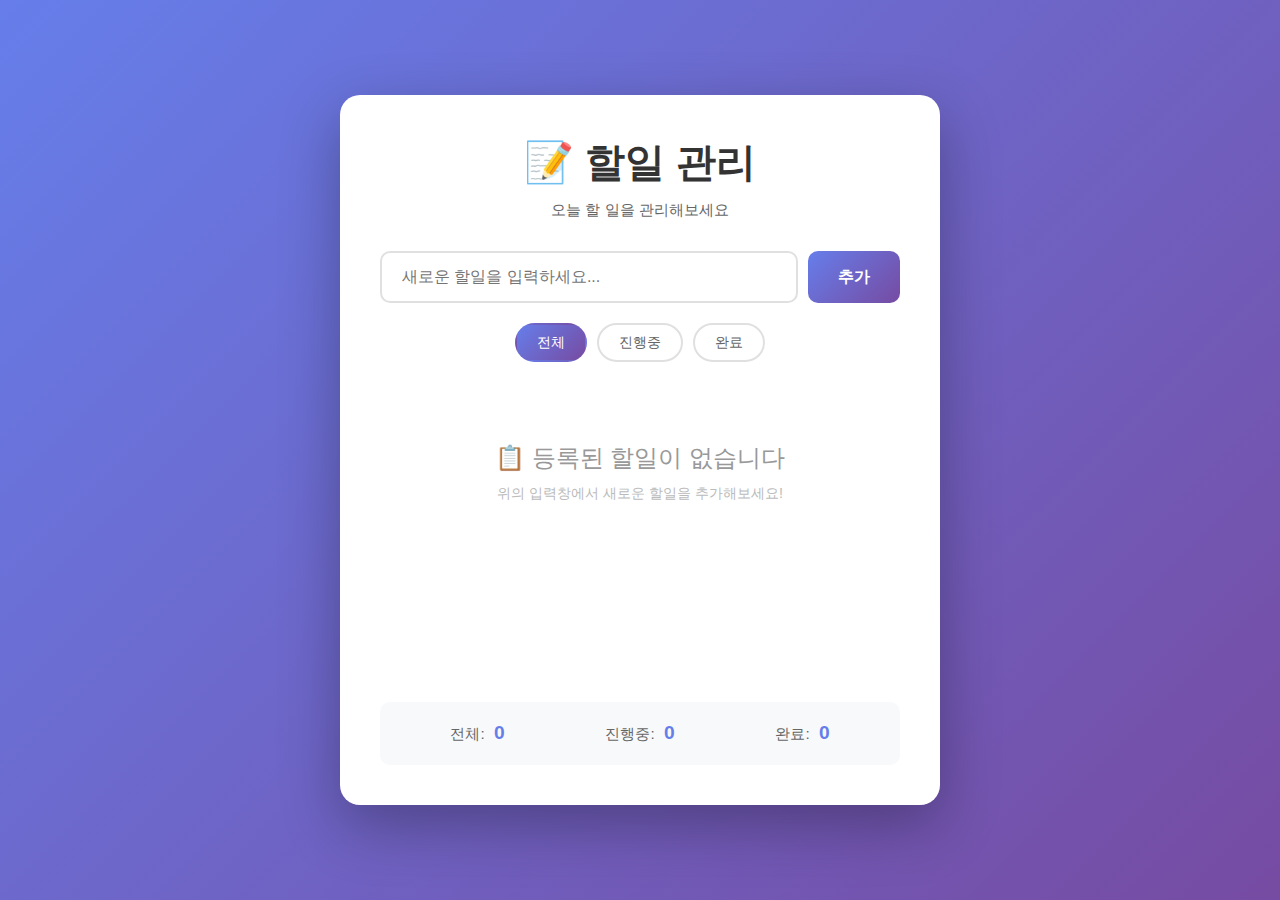
<file: index.html>
<!DOCTYPE html>
<html lang="ko">
<head>
    <meta charset="UTF-8">
    <meta name="viewport" content="width=device-width, initial-scale=1.0">
    <title>할일 관리 앱</title>
    <link rel="stylesheet" href="style.css">
</head>
<body>
    <div class="container">
        <header>
            <h1>📝 할일 관리</h1>
            <p class="subtitle">오늘 할 일을 관리해보세요</p>
        </header>

        <div class="todo-input-section">
            <input 
                type="text" 
                id="todoInput" 
                placeholder="새로운 할일을 입력하세요..."
                autocomplete="off"
            >
            <button id="addBtn" class="btn btn-add">추가</button>
        </div>

        <div class="filter-section">
            <button class="filter-btn active" data-filter="all">전체</button>
            <button class="filter-btn" data-filter="active">진행중</button>
            <button class="filter-btn" data-filter="completed">완료</button>
        </div>

        <div class="todo-list-section">
            <ul id="todoList" class="todo-list">
                <!-- 할일 항목들이 여기에 동적으로 추가됩니다 -->
            </ul>
            <div id="emptyState" class="empty-state">
                <p>📋 등록된 할일이 없습니다</p>
                <p class="empty-subtitle">위의 입력창에서 새로운 할일을 추가해보세요!</p>
            </div>
        </div>

        <div class="stats">
            <span>전체: <strong id="totalCount">0</strong></span>
            <span>진행중: <strong id="activeCount">0</strong></span>
            <span>완료: <strong id="completedCount">0</strong></span>
        </div>
    </div>

    <!-- Firebase SDK -->
    <script type="module" src="app.js"></script>
</body>
</html>
</file>
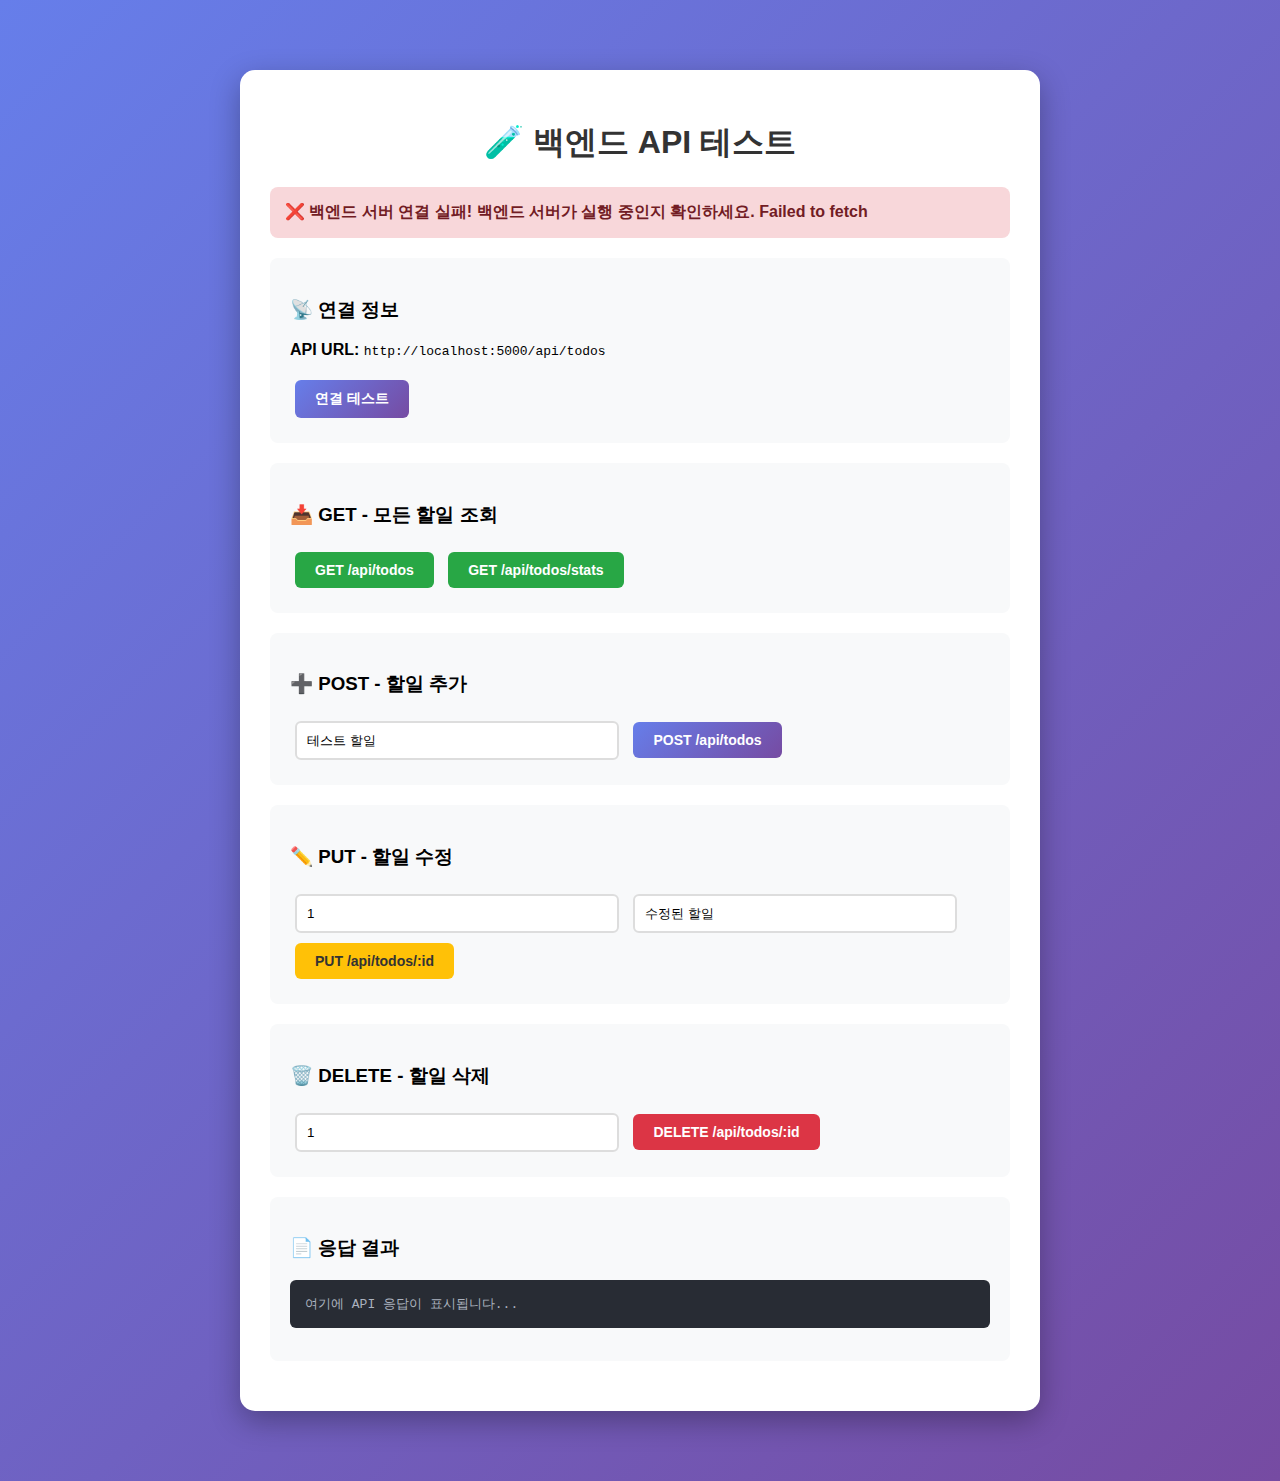
<file: test-backend.html>
<!DOCTYPE html>
<html lang="ko">
<head>
    <meta charset="UTF-8">
    <meta name="viewport" content="width=device-width, initial-scale=1.0">
    <title>백엔드 API 테스트</title>
    <style>
        body {
            font-family: Arial, sans-serif;
            max-width: 800px;
            margin: 50px auto;
            padding: 20px;
            background: linear-gradient(135deg, #667eea 0%, #764ba2 100%);
            min-height: 100vh;
        }
        .container {
            background: white;
            padding: 30px;
            border-radius: 15px;
            box-shadow: 0 10px 30px rgba(0,0,0,0.3);
        }
        h1 {
            text-align: center;
            color: #333;
        }
        .status {
            padding: 15px;
            margin: 20px 0;
            border-radius: 8px;
            font-weight: bold;
        }
        .status.success {
            background: #d4edda;
            color: #155724;
        }
        .status.error {
            background: #f8d7da;
            color: #721c24;
        }
        .test-section {
            margin: 20px 0;
            padding: 20px;
            background: #f8f9fa;
            border-radius: 8px;
        }
        button {
            padding: 10px 20px;
            margin: 5px;
            border: none;
            border-radius: 6px;
            cursor: pointer;
            font-size: 14px;
            font-weight: bold;
        }
        .btn-primary {
            background: linear-gradient(135deg, #667eea 0%, #764ba2 100%);
            color: white;
        }
        .btn-success {
            background: #28a745;
            color: white;
        }
        .btn-warning {
            background: #ffc107;
            color: #333;
        }
        .btn-danger {
            background: #dc3545;
            color: white;
        }
        input {
            padding: 10px;
            margin: 5px;
            border: 2px solid #ddd;
            border-radius: 6px;
            width: 300px;
        }
        pre {
            background: #282c34;
            color: #abb2bf;
            padding: 15px;
            border-radius: 6px;
            overflow-x: auto;
            max-height: 400px;
        }
    </style>
</head>
<body>
    <div class="container">
        <h1>🧪 백엔드 API 테스트</h1>
        
        <div id="connectionStatus" class="status">연결 테스트 중...</div>
        
        <div class="test-section">
            <h3>📡 연결 정보</h3>
            <p><strong>API URL:</strong> <code id="apiUrl">http://localhost:5000/api/todos</code></p>
            <button class="btn-primary" onclick="testConnection()">연결 테스트</button>
        </div>
        
        <div class="test-section">
            <h3>📥 GET - 모든 할일 조회</h3>
            <button class="btn-success" onclick="getAllTodos()">GET /api/todos</button>
            <button class="btn-success" onclick="getStats()">GET /api/todos/stats</button>
        </div>
        
        <div class="test-section">
            <h3>➕ POST - 할일 추가</h3>
            <input type="text" id="newTodoText" placeholder="할일 입력..." value="테스트 할일">
            <button class="btn-primary" onclick="createTodo()">POST /api/todos</button>
        </div>
        
        <div class="test-section">
            <h3>✏️ PUT - 할일 수정</h3>
            <input type="text" id="updateTodoId" placeholder="ID" value="1">
            <input type="text" id="updateTodoText" placeholder="새로운 내용" value="수정된 할일">
            <button class="btn-warning" onclick="updateTodo()">PUT /api/todos/:id</button>
        </div>
        
        <div class="test-section">
            <h3>🗑️ DELETE - 할일 삭제</h3>
            <input type="text" id="deleteTodoId" placeholder="ID" value="1">
            <button class="btn-danger" onclick="deleteTodo()">DELETE /api/todos/:id</button>
        </div>
        
        <div class="test-section">
            <h3>📄 응답 결과</h3>
            <pre id="response">여기에 API 응답이 표시됩니다...</pre>
        </div>
    </div>

    <script>
        const API_BASE_URL = 'http://localhost:5000/api/todos';
        
        function showResponse(data) {
            document.getElementById('response').textContent = JSON.stringify(data, null, 2);
        }
        
        function showError(error) {
            document.getElementById('response').textContent = `❌ 오류:\n${error.message}`;
        }
        
        async function testConnection() {
            const statusEl = document.getElementById('connectionStatus');
            try {
                const response = await fetch(API_BASE_URL);
                if (response.ok) {
                    statusEl.className = 'status success';
                    statusEl.textContent = '✅ 백엔드 서버 연결 성공! (localhost:5000)';
                } else {
                    throw new Error(`HTTP ${response.status}`);
                }
            } catch (error) {
                statusEl.className = 'status error';
                statusEl.textContent = `❌ 백엔드 서버 연결 실패!\n백엔드 서버가 실행 중인지 확인하세요.\n${error.message}`;
            }
        }
        
        async function getAllTodos() {
            try {
                console.log('GET /api/todos');
                const response = await fetch(API_BASE_URL);
                const data = await response.json();
                showResponse(data);
            } catch (error) {
                showError(error);
            }
        }
        
        async function getStats() {
            try {
                console.log('GET /api/todos/stats');
                const response = await fetch(`${API_BASE_URL}/stats`);
                const data = await response.json();
                showResponse(data);
            } catch (error) {
                showError(error);
            }
        }
        
        async function createTodo() {
            try {
                const text = document.getElementById('newTodoText').value;
                console.log('POST /api/todos');
                
                const response = await fetch(API_BASE_URL, {
                    method: 'POST',
                    headers: {
                        'Content-Type': 'application/json',
                    },
                    body: JSON.stringify({
                        text: text,
                        completed: false
                    })
                });
                
                const data = await response.json();
                showResponse(data);
            } catch (error) {
                showError(error);
            }
        }
        
        async function updateTodo() {
            try {
                const id = document.getElementById('updateTodoId').value;
                const text = document.getElementById('updateTodoText').value;
                console.log(`PUT /api/todos/${id}`);
                
                const response = await fetch(`${API_BASE_URL}/${id}`, {
                    method: 'PUT',
                    headers: {
                        'Content-Type': 'application/json',
                    },
                    body: JSON.stringify({
                        text: text
                    })
                });
                
                const data = await response.json();
                showResponse(data);
            } catch (error) {
                showError(error);
            }
        }
        
        async function deleteTodo() {
            try {
                const id = document.getElementById('deleteTodoId').value;
                console.log(`DELETE /api/todos/${id}`);
                
                const response = await fetch(`${API_BASE_URL}/${id}`, {
                    method: 'DELETE'
                });
                
                const data = await response.json();
                showResponse(data);
            } catch (error) {
                showError(error);
            }
        }
        
        // 페이지 로드 시 연결 테스트
        testConnection();
    </script>
</body>
</html>
</file>
<file: style.css>
/* 전역 스타일 설정 */
* {
    margin: 0;
    padding: 0;
    box-sizing: border-box;
}

body {
    font-family: 'Segoe UI', Tahoma, Geneva, Verdana, sans-serif;
    background: linear-gradient(135deg, #667eea 0%, #764ba2 100%);
    min-height: 100vh;
    display: flex;
    justify-content: center;
    align-items: center;
    padding: 20px;
}

.container {
    background: white;
    border-radius: 20px;
    box-shadow: 0 20px 60px rgba(0, 0, 0, 0.3);
    padding: 40px;
    width: 100%;
    max-width: 600px;
    animation: fadeIn 0.5s ease-in;
}

@keyframes fadeIn {
    from {
        opacity: 0;
        transform: translateY(-20px);
    }
    to {
        opacity: 1;
        transform: translateY(0);
    }
}

/* 헤더 스타일 */
header {
    text-align: center;
    margin-bottom: 30px;
}

header h1 {
    color: #333;
    font-size: 2.5rem;
    margin-bottom: 10px;
}

.subtitle {
    color: #666;
    font-size: 0.95rem;
}

/* 할일 입력 섹션 */
.todo-input-section {
    display: flex;
    gap: 10px;
    margin-bottom: 20px;
}

#todoInput {
    flex: 1;
    padding: 15px 20px;
    border: 2px solid #e0e0e0;
    border-radius: 10px;
    font-size: 1rem;
    transition: all 0.3s ease;
}

#todoInput:focus {
    outline: none;
    border-color: #667eea;
    box-shadow: 0 0 0 3px rgba(102, 126, 234, 0.1);
}

/* 버튼 스타일 */
.btn {
    padding: 15px 30px;
    border: none;
    border-radius: 10px;
    font-size: 1rem;
    font-weight: 600;
    cursor: pointer;
    transition: all 0.3s ease;
}

.btn-add {
    background: linear-gradient(135deg, #667eea 0%, #764ba2 100%);
    color: white;
}

.btn-add:hover {
    transform: translateY(-2px);
    box-shadow: 0 5px 15px rgba(102, 126, 234, 0.4);
}

.btn-add:active {
    transform: translateY(0);
}

/* 필터 섹션 */
.filter-section {
    display: flex;
    gap: 10px;
    margin-bottom: 20px;
    justify-content: center;
}

.filter-btn {
    padding: 8px 20px;
    border: 2px solid #e0e0e0;
    background: white;
    border-radius: 20px;
    font-size: 0.9rem;
    cursor: pointer;
    transition: all 0.3s ease;
    color: #666;
}

.filter-btn:hover {
    border-color: #667eea;
    color: #667eea;
}

.filter-btn.active {
    background: linear-gradient(135deg, #667eea 0%, #764ba2 100%);
    color: white;
    border-color: transparent;
}

/* 할일 목록 섹션 */
.todo-list-section {
    margin-bottom: 20px;
    min-height: 300px;
}

.todo-list {
    list-style: none;
}

.todo-item {
    background: #f8f9fa;
    border-radius: 10px;
    padding: 15px;
    margin-bottom: 10px;
    display: flex;
    align-items: center;
    gap: 12px;
    transition: all 0.3s ease;
    animation: slideIn 0.3s ease;
}

@keyframes slideIn {
    from {
        opacity: 0;
        transform: translateX(-20px);
    }
    to {
        opacity: 1;
        transform: translateX(0);
    }
}

.todo-item:hover {
    transform: translateX(5px);
    box-shadow: 0 3px 10px rgba(0, 0, 0, 0.1);
}

.todo-item.completed {
    opacity: 0.7;
}

/* 체크박스 스타일 */
.todo-checkbox {
    width: 24px;
    height: 24px;
    cursor: pointer;
    accent-color: #667eea;
}

/* 할일 텍스트 */
.todo-text {
    flex: 1;
    font-size: 1rem;
    color: #333;
    word-break: break-word;
}

.todo-item.completed .todo-text {
    text-decoration: line-through;
    color: #999;
}

/* 우선순위 배지 */
.priority {
    padding: 4px 12px;
    border-radius: 12px;
    font-size: 0.75rem;
    font-weight: bold;
    text-transform: uppercase;
    margin: 0 8px;
}

.priority.high {
    background: #fee;
    color: #c00;
}

.priority.medium {
    background: #ffe;
    color: #c90;
}

.priority.low {
    background: #efe;
    color: #0a0;
}

/* 수정 입력창 */
.todo-edit-input {
    flex: 1;
    padding: 8px 12px;
    border: 2px solid #667eea;
    border-radius: 6px;
    font-size: 1rem;
}

.todo-edit-input:focus {
    outline: none;
    box-shadow: 0 0 0 3px rgba(102, 126, 234, 0.1);
}

/* 할일 버튼들 */
.todo-actions {
    display: flex;
    gap: 8px;
}

.todo-btn {
    padding: 8px 16px;
    border: none;
    border-radius: 6px;
    font-size: 0.85rem;
    cursor: pointer;
    transition: all 0.2s ease;
    font-weight: 500;
}

.btn-edit {
    background: #4CAF50;
    color: white;
}

.btn-edit:hover {
    background: #45a049;
    transform: scale(1.05);
}

.btn-delete {
    background: #f44336;
    color: white;
}

.btn-delete:hover {
    background: #da190b;
    transform: scale(1.05);
}

.btn-save {
    background: #2196F3;
    color: white;
}

.btn-save:hover {
    background: #0b7dda;
    transform: scale(1.05);
}

.btn-cancel {
    background: #9e9e9e;
    color: white;
}

.btn-cancel:hover {
    background: #757575;
    transform: scale(1.05);
}

/* 빈 상태 */
.empty-state {
    text-align: center;
    padding: 60px 20px;
    color: #999;
}

.empty-state p:first-child {
    font-size: 1.5rem;
    margin-bottom: 10px;
}

.empty-subtitle {
    font-size: 0.9rem;
    color: #bbb;
}

.empty-state.hidden {
    display: none;
}

/* 통계 섹션 */
.stats {
    display: flex;
    justify-content: space-around;
    padding: 20px;
    background: #f8f9fa;
    border-radius: 10px;
    font-size: 0.95rem;
    color: #666;
}

.stats strong {
    color: #667eea;
    font-size: 1.2rem;
    margin-left: 5px;
}

/* 반응형 디자인 */
@media (max-width: 600px) {
    .container {
        padding: 25px;
    }

    header h1 {
        font-size: 2rem;
    }

    .todo-input-section {
        flex-direction: column;
    }

    .btn-add {
        width: 100%;
    }

    .filter-section {
        flex-wrap: wrap;
    }

    .stats {
        flex-direction: column;
        gap: 10px;
        text-align: center;
    }
}
</file>
